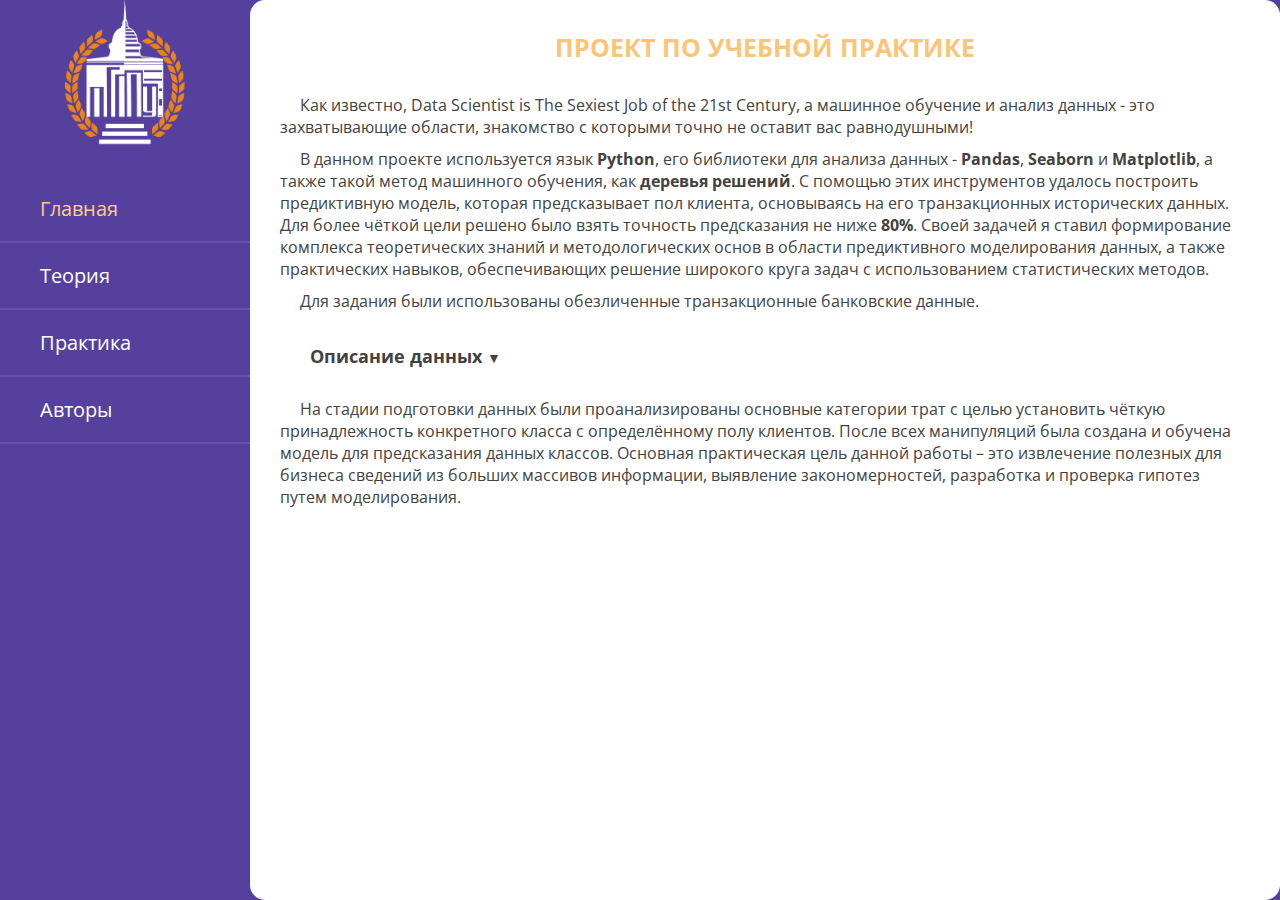
<file: web/index.htm>
﻿<!doctype html>
<html>
	<head>
	    <meta http-equiv="Content-type" content="text/html; charset=utf-8">
	    <meta http-equiv="X-UA-Compatible" content="IE=Edge">
	    <title>ПРОЕКТ ПО УЧЕБНОЙ ПРАКТИКЕ</title>
	    <link rel="stylesheet" href="css/styles.css" type="text/css">
	    <link rel="preconnect" href="https://fonts.gstatic.com">
		<link href="https://fonts.googleapis.com/css2?family=Open+Sans:ital,wght@0,300;0,400;0,700;1,300&display=swap" rel="stylesheet">
	</head>
    <body>
		<div class="sidebar">
		    <header><a href="https://pspu.ru"><img src="images/Group.png" alt="ПГГПУ" height="150px"></a></header>
		    <ul>
			    <li><a class="current" href="index.htm">Главная</a></li>
			    <li><a href="teor.htm">Теория</a></li>
			    <li><a href="prac.htm">Практика</a></li>
			    <li><a href="avt.htm">Авторы</a></li>
	    	</ul>
   		</div>
   		<div class="content">
   			<div class="head">ПРОЕКТ ПО УЧЕБНОЙ ПРАКТИКЕ</div>
   			<div class="text">
   				<p>Как известно, Data Scientist is The Sexiest Job of the 21st Century, а машинное обучение и анализ данных - это захватывающие области, знакомство с которыми точно не оставит вас равнодушными!</p>
   				<p>В данном проекте используется язык <b>Python</b>, его библиотеки для анализа данных - <b>Pandas</b>, <b>Seaborn</b> и <b>Matplotlib</b>, а также такой метод машинного обучения, как <b>деревья решений</b>. С помощью этих инструментов удалось построить предиктивную модель, которая предсказывает пол клиента, основываясь на его транзакционных исторических данных. Для более чёткой цели решено было взять точность предсказания не ниже <b>80%</b>. Своей задачей я ставил формирование комплекса теоретических знаний и методологических основ в области предиктивного моделирования данных, а также практических навыков, обеспечивающих решение широкого круга задач с использованием статистических методов.</p>
   				<p>Для задания были использованы обезличенные транзакционные банковские данные.</p>
   				<div class="markdown">
   					<span>
   						<details class="text-cell-section-header">
   							<summary class="open-text">Описание данных</summary>
   							<span class="table">Таблица <code class="table-name">transactions.csv</code>
   							</span>
   							<p class="desc">Описание</p>
   							<p class="desc-text">Таблица содержит историю транзакций клиентов банка за один год и три месяца.</p>
   							<p class="desc">Формат данных</p>
   							<div class="format">
   								<span>
   									<span class="mtk1">customer_id,tr_datetime,mcc_code,tr_type,amount,term_id
   									</span>
   								</span>
   								<br>
   								<span>
   									<span class="mtk1">111111,15&nbsp;01:40:52,1111,1000,-5224,111111111112,15&nbsp;15:18:32,3333,2000,-100,11122233
   									</span>
   								</span>
   								<br>
   								<span>
   									<span class="mtk1">...
   									</span>
   								</span>
   							</div>
   							<p class="desc">Описание полей</p>
   							<ul class="spisok">
   								<li><code class="format">customer_id</code> — идентификатор клиента;</li>
   								<li><code class="format">tr_datetime</code> — день и время совершения транзакции (дни нумеруются с начала данных);</li>
   								<li><code class="format">mcc_code</code> — mcc-код транзакции;</li>
   								<li><code class="format">tr_type</code> — тип транзакции;</li>
   								<li><code class="format">amount</code> — сумма транзакции в условных единицах со знаком; <code>+</code> — начисление средств клиенту (приходная транзакция), <code>-</code> — списание средств (расходная транзакция);</li>
   								<li><code class="format">term_id</code> — идентификатор терминала.</li>
   							</ul>
   							<span class="table">Таблица <code class="table-name">gender_train.csv</code>
   							</span>
   							<p class="desc">Описание</p>
   							<p class="desc-text">Данная таблица содержит информацию по полу для части клиентов, для которых он известен. Для остальных клиентов пол неизвестен.</p>
   							<p class="desc">Формат данных</p>
   							<div class="format">
   								<span>
   									<span class="mtk1">customer_id,gender
   									</span>
   								</span>
   								<br>
   								<span>
   									<span class="mtk1">111111,0
   									</span>
   								</span>
   								<br>
   								<span>
   									<span class="mtk1">111112,1
   									</span>
   								</span>
   								<br>
   								<span>
   									<span class="mtk1">...
   									</span>
   								</span>
   							</div>
   							<p class="desc">Описание полей</p>
   							<ul class="spisok">
   								<li><code class="format">customer_id</code> — идентификатор клиента;</li>
   								<li><code class="format">gender</code> — пол клиента.</li>
   							</ul>
   							<span class="table">Таблица <code class="table-name">tr_mcc_codes.csv</code>
   							</span>
   							<p class="desc">Описание</p>
   							<p class="desc-text">Данная таблица содержит описание mcc-кодов транзакций.</p>
   							<p class="desc">Формат данных</p>
   							<div class="format">
   								<span>
   									<span class="mtk1">mcc_code;mcc_description
   									</span>
   								</span>
   								<br>
   								<span>
   									<span class="mtk1">1000;словесное&nbsp;описание&nbsp;mcc-кода&nbsp;1000
   									</span>
   								</span>
   								<br>
   								<span>
   									<span class="mtk1">2000;словесное&nbsp;описание&nbsp;mcc-кода&nbsp;2000
   									</span>
   								</span>
   								<br>
   								<span>
   									<span class="mtk1">...
   									</span>
   								</span>
   							</div>
   							<p class="desc">Описание полей</p>
   							<ul class="spisok">
   								<li><code class="format">mcc_code</code> – mcc-код транзакции;</li>
   								<li><code class="format">mcc_description</code> — описание mcc-кода транзакции.</li>
   							</ul>
   							<span class="table">Таблица <code class="table-name">tr_types.csv</code>
   							</span>
   							<p class="desc">Описание</p>
   							<p class="desc-text">Данная таблица содержит описание типов транзакций.</p>
   							<p class="desc">Формат данных</p>
   							<div class="format">
   								<span>
   									<span class="mtk1">tr_type;tr_description
   									</span>
   								</span>
   								<br>
   								<span>
   									<span class="mtk1">1000;словесное&nbsp;описание&nbsp;типа&nbsp;транзакции&nbsp;1000
   									</span>
   								</span>
   								<br>
   								<span>
   									<span class="mtk1">2000;словесное&nbsp;описание&nbsp;типа&nbsp;транзакции&nbsp;2000
   									</span>
   								</span>
   								<br>
   								<span>
   									<span class="mtk1">...
   									</span>
   								</span>
   							</div>
   							<p class="desc">Описание полей</p>
   							<ul class="spisok">
   								<li><code class="format">tr_type</code> — тип транзакции;</li>
   								<li><code class="format">tr_description</code> — описание типа транзакции;</li>
   							</ul>
   						</details>
   					</span>
   				</div>
   				<p>На стадии подготовки данных были проанализированы основные категории трат с целью установить чёткую принадлежность конкретного класса с определённому полу клиентов. После всех манипуляций была создана и обучена модель для предсказания данных классов. Основная практическая цель данной работы – это извлечение полезных для бизнеса сведений из больших массивов информации, выявление закономерностей, разработка и проверка гипотез путем моделирования.</p>
   			</div>
  </body>
</html>
</file>
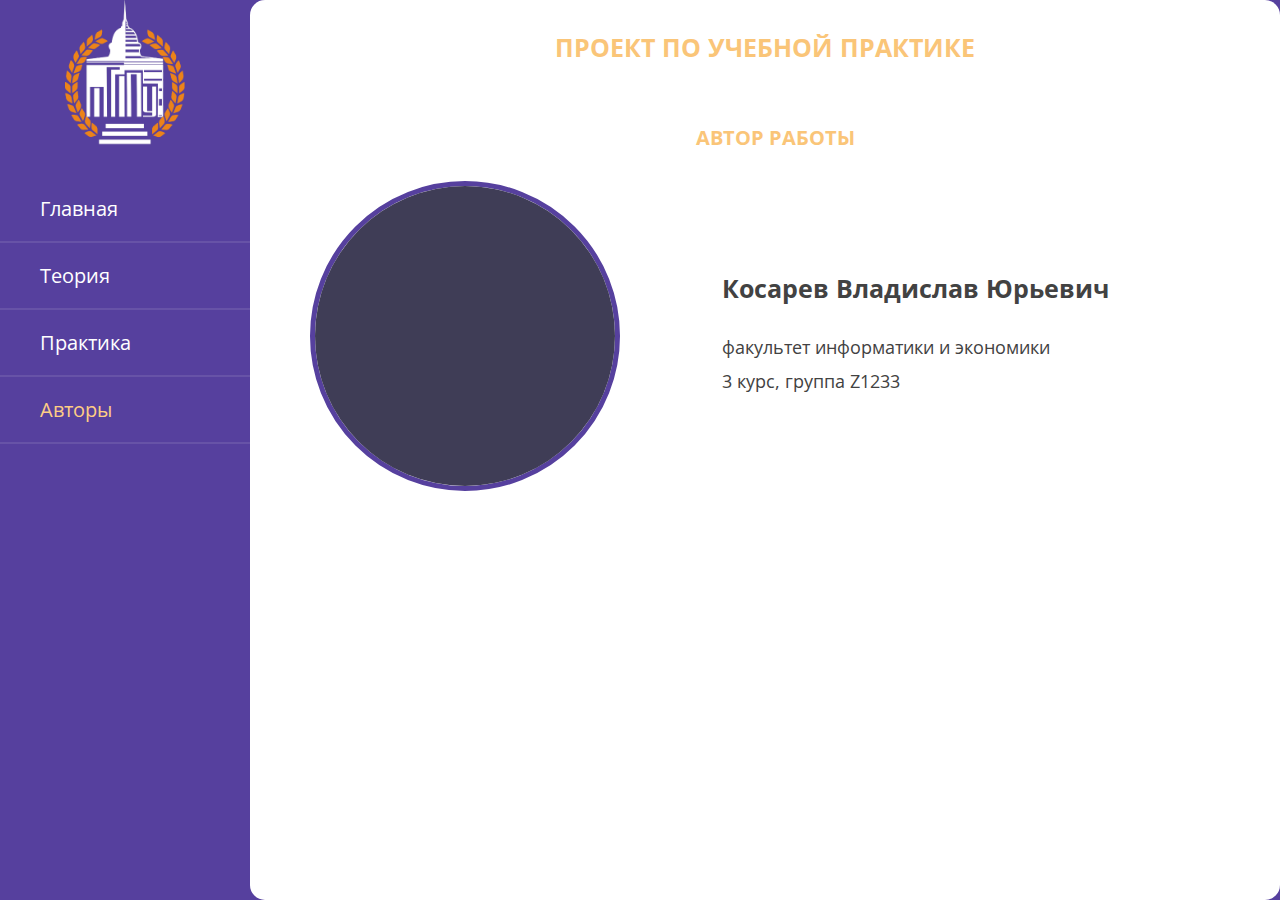
<file: web/avt.htm>
﻿<!doctype html>
<html>
  <head>
      <meta http-equiv="Content-type" content="text/html; charset=utf-8">
      <meta http-equiv="X-UA-Compatible" content="IE=Edge">
      <title>ПРОЕКТ ПО УЧЕБНОЙ ПРАКТИКЕ</title>
      <link rel="stylesheet" href="css/styles.css" type="text/css">
      <link rel="preconnect" href="https://fonts.gstatic.com">
      <link href="https://fonts.googleapis.com/css2?family=Open+Sans:ital,wght@0,300;0,400;0,700;1,300&display=swap" rel="stylesheet">
  </head>
    <body onload="go();">
    <div class="sidebar">
        <header><a href="https://pspu.ru"><img src="images/Group.png" alt="ПГГПУ" height="150px"></a></header>
        <ul>
          <li><a href="index.htm">Главная</a></li>
          <li><a href="teor.htm">Теория</a></li>
          <li><a href="prac.htm">Практика</a></li>
          <li><a class="current" href="avt.htm">Авторы</a></li>
        </ul>
      </div>
      <div class="content">
        <div class="head">ПРОЕКТ ПО УЧЕБНОЙ ПРАКТИКЕ</div>
        <div class="text">
          <div class="char">АВТОР РАБОТЫ</div>
          <div id="blob">
            <div id="image"></div>
          </div>
          <span class="name">
            <h1 class="ntitle">Косарев Владислав Юрьевич</h1>
            <p class="row1">факультет информатики и экономики
            </p>
            <p>3 курс, группа Z1233
            </p>
            </span>
          </span>
        </div>
      </div>
      <script>
        var rotation = 0;
        var btn = document.querySelector('#btn');

        function create() {
          rotation +=40;
          var b = document.querySelector('#blob');
          
          var r1 = random(24, 75);
          var r2 = random(24, 75);
          var r3 = random(24, 75);
          var r4 = random(24, 75);
          
          var r11 = remain(r1);
          var r22 = remain(r2);
          var r33 = remain(r3);
          var r44 = remain(r4);
          
          var coordinates = `${r1}% ${r11}% ${r22}% ${r2}% / ${r3}% ${r4}% ${r44}% ${r33}%`;
          b.style['border-radius'] = coordinates;
          
          b.style['transform'] = 'rotate(' + rotation + 'deg)';
          
          image.style.setProperty('--r', -rotation + 'deg');
          btn.innerText = coordinates;
        };

        function random(min, max) {
          return Math.floor(min + Math.random() * (max - min));
        }

        function remain(n) {
          return 100 - n;
        }
        
        function go() {
          nIntervId = setInterval(create, 2000);
        }
      </script>
  </body>
</html>
</file>
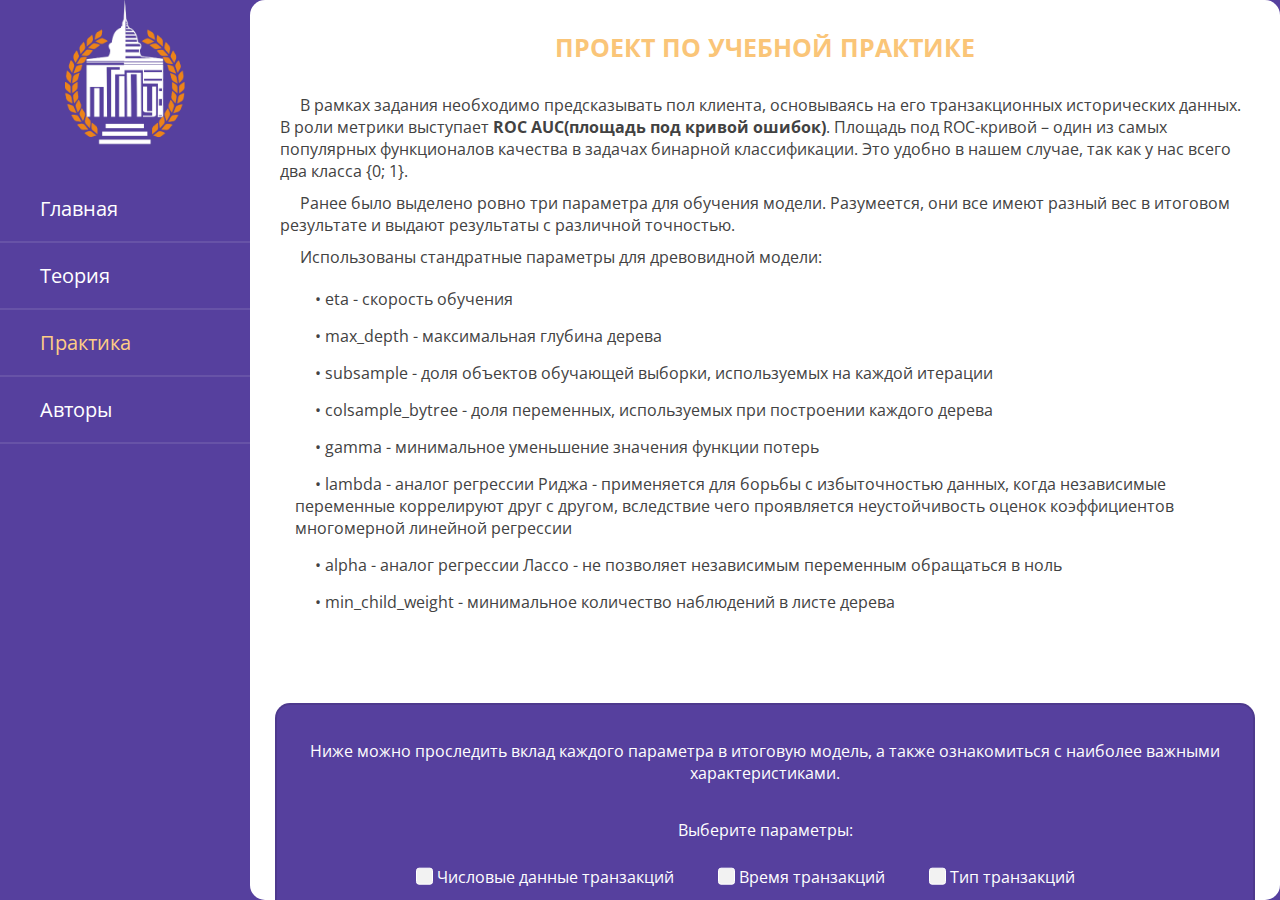
<file: web/prac.htm>
﻿<!doctype html>
<html>
  <head>
      <meta http-equiv="Content-type" content="text/html; charset=utf-8">
      <meta http-equiv="X-UA-Compatible" content="IE=Edge">
      <title>ПРОЕКТ ПО УЧЕБНОЙ ПРАКТИКЕ</title>
      <link rel="stylesheet" href="css/styles.css" type="text/css">
      <link rel="preconnect" href="https://fonts.gstatic.com">
      <link href="https://fonts.googleapis.com/css2?family=Open+Sans:ital,wght@0,300;0,400;0,700;1,300&display=swap" rel="stylesheet">
  </head>
    <body>
    <div class="sidebar">
        <header><a href="https://pspu.ru"><img src="images/Group.png" alt="ПГГПУ" height="150px"></a></header>
        <ul>
          <li><a href="index.htm">Главная</a></li>
          <li><a href="teor.htm">Теория</a></li>
          <li><a class="current" href="prac.htm">Практика</a></li>
          <li><a href="avt.htm">Авторы</a></li>
        </ul>
      </div>
      <div class="content">
        <div class="head">ПРОЕКТ ПО УЧЕБНОЙ ПРАКТИКЕ</div>
        <div class="text">
          <p>В рамках задания необходимо предсказывать пол клиента, основываясь на его транзакционных исторических данных. В роли метрики выступает <b>ROC AUC(площадь под кривой ошибок)</b>. Площадь под ROC-кривой – один из самых популярных функционалов качества в задачах бинарной классификации. Это удобно в нашем случае, так как у нас всего два класса {0; 1}.</p>
          <p>Ранее было выделено ровно три параметра для обучения модели. Разумеется, они все имеют разный вес в итоговом результате и выдают результаты с различной точностью.</p>
          <p>Использованы стандратные параметры для древовидной модели:</p>
          <ul class="circ">
            <li>• eta - скорость обучения</li>
            <li>• max_depth - максимальная глубина дерева</li>
            <li>• subsample - доля объектов обучающей выборки, используемых на каждой итерации</li>
            <li>• colsample_bytree - доля переменных, используемых при построении каждого дерева</li>
            <li>• gamma - минимальное уменьшение значения функции потерь</li>
            <li>• lambda - аналог регрессии Риджа - применяется для борьбы с избыточностью данных, когда независимые переменные коррелируют друг с другом, вследствие чего проявляется неустойчивость оценок коэффициентов многомерной линейной регрессии</li>
            <li>• alpha - аналог регрессии Лассо - не позволяет независимым переменным обращаться в ноль</li>
            <li>• min_child_weight - минимальное количество наблюдений в листе дерева</li>
          </ul>
        </div>
        <div class="chec">
            <p class="des">Ниже можно проследить вклад каждого параметра в итоговую модель, а также ознакомиться с наиболее важными характеристиками.</p>
            <p class="des">Выберите параметры:</p>
            <label class="ch1">
              <input type="checkbox" class="chb">
              <span class="fake"></span>
              <span class="ft">Числовые данные транзакций</span>
            </label>
            <label class="ch2">
              <input type="checkbox" class="chb">
              <span class="fake"></span>
              <span class="ft">Время транзакций</span>
            </label>
            <label class="ch3">
              <input type="checkbox" class="chb">
              <span class="fake"></span>
              <span class="ft">Тип транзакций</span>
            </label>
            <br>
            <button onclick="func();"/>Построить</button>
            <div id="pgh1"> 
              <p class="pgh1">ROC AUC: <b>62,6%</b></p>
              <img src="images/amount.png">
            </div>
            <div id="pgh2"> 
              <p class="pgh2">ROC AUC: <b>62,5%</b></p>
              <img src="images/hour.png">
            </div>
            <div id="pgh3"> 
              <p class="pgh2">ROC AUC: <b>86,6%</b></p>
              <img src="images/code.png" usemap="#cmap">
                <map name="cmap">
                  <area id="area1" shape="rect" coords="0,30,600,75" nohref title="Магазины косметики">
                  <area shape="rect" coords="0,85,600,130" nohref="" title="Станции техобслуживания">
                  <area shape="rect" coords="0,140,600,185" nohref="" title="Аптеки">
                  <area shape="rect" coords="0,195,600,240" nohref="" title="Автозапчасти и аксессуары">
                  <area shape="rect" coords="0,250,600,295" nohref="" title="Обувные магазины">
                  <area shape="rect" coords="0,305,600,350" nohref="" title="Продажа электронного оборудования">
                  <area shape="rect" coords="0,360,600,405" nohref="" title="Готовая женская одежда">
                  <area shape="rect" coords="0,415,600,460" nohref="" title="Звонки с использованием телефонов, считывающих магнитную ленту">
                  <area shape="rect" coords="0,470,600,515" nohref="" title="Лесо- и строительный материал">
                  <area shape="rect" coords="0,525,600,570" nohref="" title="Легковой и грузовой транспорт">
                </map>
            </div>
            <div id="pgh4"> 
              <p class="pgh2">ROC AUC: <b>68,2%</b></p>
              <img src="images/hour_amount.png">
            </div>
            <div id="pgh5"> 
              <p class="pgh2">ROC AUC: <b>87,0%</b></p>
              <img src="images/code_hour.png" usemap="#chmap">
                <map name="chmap">
                  <area id="area1" shape="rect" coords="0,30,600,75" nohref title="Магазины косметики">
                  <area shape="rect" coords="0,85,600,130" nohref="" title="Автозапчасти и аксессуары">
                  <area shape="rect" coords="0,140,600,185" nohref="" title="Продажа электронного оборудования">
                  <area shape="rect" coords="0,195,600,240" nohref="" title="Станции техобслуживания">
                  <area shape="rect" coords="0,250,600,295" nohref="" title="Аптеки">
                  <area shape="rect" coords="0,360,600,405" nohref="" title="Готовая женская одежда">
                  <area shape="rect" coords="0,360,600,405" nohref="" title="Обувные магазины">
                  <area shape="rect" coords="0,470,600,515" nohref="" title="Одежда для всей семьи">
                  <area shape="rect" coords="0,525,600,570" nohref="" title="Звонки с использованием телефонов, считывающих магнитную ленту">
                </map>
            </div>
            <div id="pgh6"> 
              <p class="pgh2">ROC AUC: <b>87,8%</b></p>
              <img src="images/code_amount_hour.png" usemap="#cahmap">
                <map name="cahmap">
                  <area id="area1" shape="rect" coords="0,30,600,75" nohref title="Магазины косметики">
                  <area shape="rect" coords="0,85,600,130" nohref="" title="Автозапчасти и аксессуары">
                  <area shape="rect" coords="0,140,600,185" nohref="" title="Станции техобслуживания">
                  <area shape="rect" coords="0,195,600,240" nohref="" title="Аптеки">
                  <area shape="rect" coords="0,250,600,295" nohref="" title="Обувные магазины">
                  <area shape="rect" coords="0,305,600,350" nohref="" title="Готовая женская одежда">
                  <area shape="rect" coords="0,360,600,405" nohref="" title="Продажа электронного оборудования">
                  <area shape="rect" coords="0,470,600,515" nohref="" title="Галереи/учреждения видеоигр">
                  <area shape="rect" coords="0,525,600,570" nohref="" title="Лесо- и строительный материал">
                </map>
            </div>
            <div id="pgh7"> 
              <p class="pgh2">ROC AUC: <b>87,4%</b></p>
              <img src="images/code_amount.png" usemap="#camap">
                <map name="camap">
                  <area id="area1" shape="rect" coords="0,30,600,75" nohref title="Магазины косметики">
                  <area shape="rect" coords="0,85,600,130" nohref="" title="Автозапчасти и аксессуары">
                  <area shape="rect" coords="0,140,600,185" nohref="" title="Звонки с использованием телефонов, считывающих магнитную ленту">
                  <area shape="rect" coords="0,195,600,240" nohref="" title="Готовая женская одежда">
                  <area shape="rect" coords="0,250,600,295" nohref="" title="Станции техобслуживания">
                  <area shape="rect" coords="0,305,600,350" nohref="" title="Аптеки">
                  <area shape="rect" coords="0,360,600,405" nohref="" title="Обувные магазины">
                  <area shape="rect" coords="0,415,600,460" nohref="" title="Продажа электронного оборудования">
                  <area shape="rect" coords="0,525,600,570" nohref="" title="Галереи/учреждения видеоигр">
                </map>
            </div>
        </div>
        <div class="text">
          <p class="last">В итоге мы получили рабочую модель, которая хорошо справляется с поставленной задачей, а именно - определяет верно пол клиента по историческим транзакционным данным с точностью свыше 80%. Данная модель может быть использована в любых других задачах бинарной классификации.</p>
        </div>
        <script>
             function func()
             {
                var chb = document.getElementsByClassName('chb');
                if(chb[0].checked && !chb[1].checked && !chb[2].checked)
                {
                  document.getElementById('pgh1').style.display = 'block';
                  document.getElementById('pgh2').style.display = 'none';
                  document.getElementById('pgh3').style.display = 'none';
                  document.getElementById('pgh4').style.display = 'none';
                  document.getElementById('pgh5').style.display = 'none';
                  document.getElementById('pgh6').style.display = 'none';
                  document.getElementById('pgh7').style.display = 'none';
                }
                if(!chb[0].checked && chb[1].checked && !chb[2].checked)
                {
                  document.getElementById('pgh1').style.display = 'none';
                  document.getElementById('pgh2').style.display = 'block';
                  document.getElementById('pgh3').style.display = 'none';
                  document.getElementById('pgh4').style.display = 'none';
                  document.getElementById('pgh5').style.display = 'none';
                  document.getElementById('pgh6').style.display = 'none';
                  document.getElementById('pgh7').style.display = 'none';
                }
                if(!chb[0].checked && !chb[1].checked && chb[2].checked)
                {
                  document.getElementById('pgh1').style.display = 'none';
                  document.getElementById('pgh2').style.display = 'none';
                  document.getElementById('pgh3').style.display = 'block';
                  document.getElementById('pgh4').style.display = 'none';
                  document.getElementById('pgh5').style.display = 'none';
                  document.getElementById('pgh6').style.display = 'none';
                  document.getElementById('pgh7').style.display = 'none';
                }
                if(chb[0].checked && chb[1].checked && !chb[2].checked)
                {
                  document.getElementById('pgh1').style.display = 'none';
                  document.getElementById('pgh2').style.display = 'none';
                  document.getElementById('pgh3').style.display = 'none';
                  document.getElementById('pgh4').style.display = 'block';
                  document.getElementById('pgh5').style.display = 'none';
                  document.getElementById('pgh6').style.display = 'none';
                  document.getElementById('pgh7').style.display = 'none';
                }
                if(!chb[0].checked && chb[1].checked && chb[2].checked)
                {
                  document.getElementById('pgh1').style.display = 'none';
                  document.getElementById('pgh2').style.display = 'none';
                  document.getElementById('pgh3').style.display = 'none';
                  document.getElementById('pgh4').style.display = 'none';
                  document.getElementById('pgh5').style.display = 'block';
                  document.getElementById('pgh6').style.display = 'none';
                  document.getElementById('pgh7').style.display = 'none';
                }
                if(chb[0].checked && chb[1].checked && chb[2].checked)
                {
                  document.getElementById('pgh1').style.display = 'none';
                  document.getElementById('pgh2').style.display = 'none';
                  document.getElementById('pgh3').style.display = 'none';
                  document.getElementById('pgh4').style.display = 'none';
                  document.getElementById('pgh5').style.display = 'none';
                  document.getElementById('pgh6').style.display = 'block';
                  document.getElementById('pgh7').style.display = 'none';
                }
                if(chb[0].checked && !chb[1].checked && chb[2].checked)
                {
                  document.getElementById('pgh1').style.display = 'none';
                  document.getElementById('pgh2').style.display = 'none';
                  document.getElementById('pgh3').style.display = 'none';
                  document.getElementById('pgh4').style.display = 'none';
                  document.getElementById('pgh5').style.display = 'none';
                  document.getElementById('pgh6').style.display = 'none';
                  document.getElementById('pgh7').style.display = 'block';
                }
              }
        </script>
      </div>
  </body>
</html>
</file>
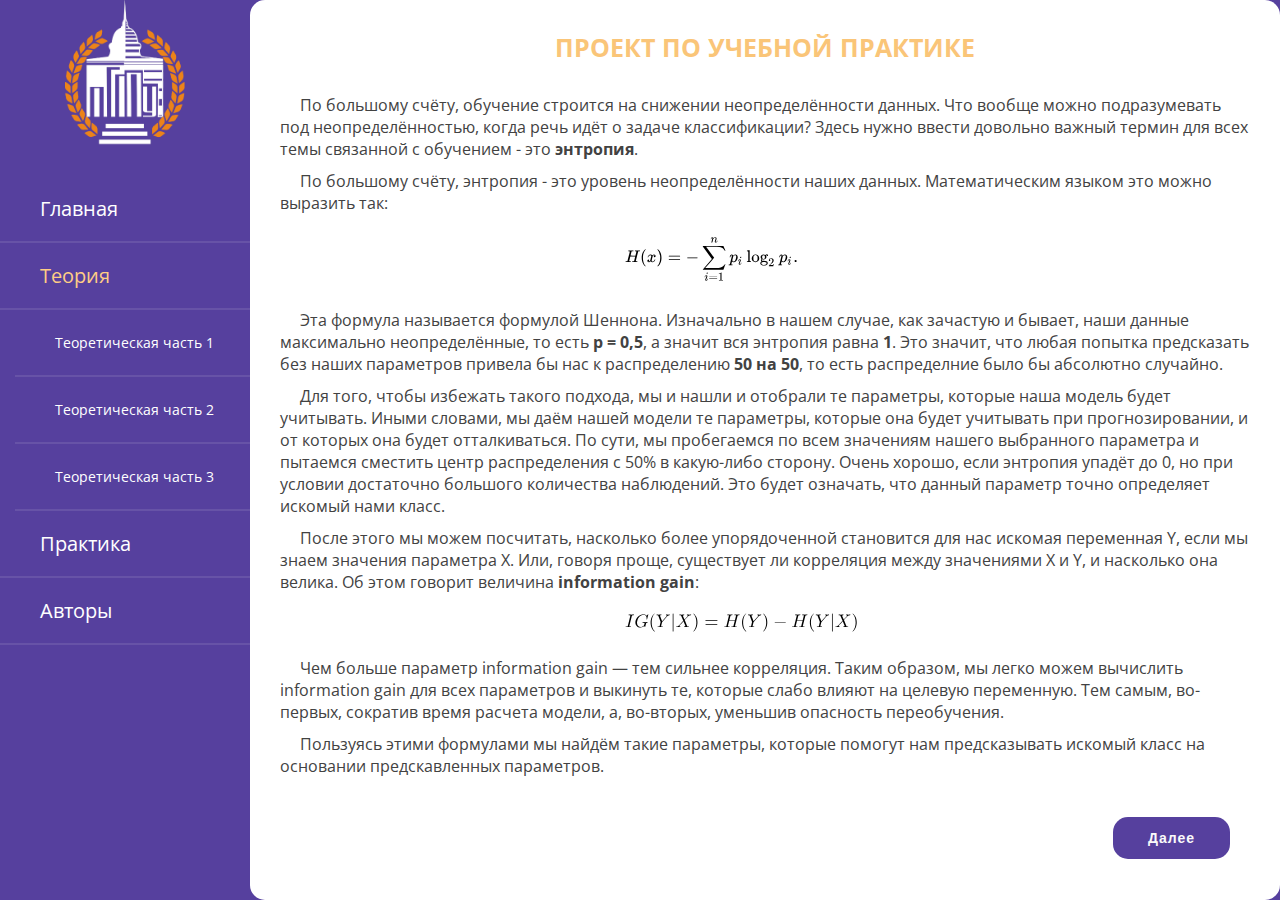
<file: web/teor.htm>
﻿<!doctype html>
<html>
  <head>
      <meta http-equiv="Content-type" content="text/html; charset=utf-8">
      <meta http-equiv="X-UA-Compatible" content="IE=Edge">
      <title>ПРОЕКТ ПО УЧЕБНОЙ ПРАКТИКЕ</title>
      <link rel="stylesheet" href="css/styles.css" type="text/css">
      <link rel="preconnect" href="https://fonts.gstatic.com">
      <link href="https://fonts.googleapis.com/css2?family=Open+Sans:ital,wght@0,300;0,400;0,700;1,300&display=swap" rel="stylesheet">
  </head>
    <body>
    <div class="sidebar">
        <header><a href="https://pspu.ru"><img src="images/Group.png" alt="ПГГПУ" height="150px"></a></header>
        <ul>
          <li><a href="index.htm">Главная</a></li>
          <li><a class="current" href="teor.htm">Теория</a></li>
          <ul>
            <li><a class="sub" href="teor1.htm">Теоретическая часть 1</a></li>
            <li><a class="sub" href="teor2.htm">Теоретическая часть 2</a></li>
            <li><a class="sub" href="teor3.htm">Теоретическая часть 3</a></li>
          </ul>
          <li><a href="prac.htm">Практика</a></li>
          <li><a href="avt.htm">Авторы</a></li>
        </ul>
      </div>
      <div class="content">
        <div class="head">ПРОЕКТ ПО УЧЕБНОЙ ПРАКТИКЕ</div>
        <div class="text">
          <p>По большому счёту, обучение строится на снижении неопределённости данных. Что вообще можно подразумевать под неопределённостью, когда речь идёт о задаче классификации? Здесь нужно ввести довольно важный термин для всех темы связанной с обучением - это <b>энтропия</b>.</p>
          <p>По большому счёту, энтропия - это уровень неопределённости наших данных. Математическим языком это можно выразить так:</p>
          <div class="formula">
          	<img src="images/formula.svg">
          </div>
          <p>Эта формула называется формулой Шеннона. Изначально в нашем случае, как зачастую и бывает, наши данные максимально неопределённые, то есть <b>p = 0,5</b>, а значит вся энтропия равна <b>1</b>. Это значит, что любая попытка предсказать без наших параметров привела бы нас к распределению <b>50 на 50</b>, то есть распределние было бы абсолютно случайно.</p>
          <p>Для того, чтобы избежать такого подхода, мы и нашли и отобрали те параметры, которые наша модель будет учитывать. Иными словами, мы даём нашей модели те параметры, которые она будет учитывать при прогнозировании, и от которых она будет отталкиваться. По сути, мы пробегаемся по всем значениям нашего выбранного параметра и пытаемся сместить центр распределения с 50% в какую-либо сторону. Очень хорошо, если энтропия упадёт до 0, но при условии достаточно большого количества наблюдений. Это будет означать, что данный параметр точно определяет искомый нами класс.</p>
          <p>После этого мы можем посчитать, насколько более упорядоченной становится для нас искомая переменная Y, если мы знаем значения параметра X. Или, говоря проще, существует ли корреляция между значениями X и Y, и насколько она велика. Об этом говорит величина <b>information gain</b>:</p>
          <div class="formula">
          	<img src="images/ig.svg">
          </div>
          <p>Чем больше параметр information gain — тем сильнее корреляция. Таким образом, мы легко можем вычислить information gain для всех параметров и выкинуть те, которые слабо влияют на целевую переменную. Тем самым, во-первых, сократив время расчета модели, а, во-вторых, уменьшив опасность переобучения.</p>
          <p>Пользуясь этими формулами мы найдём такие параметры, которые помогут нам предсказывать искомый класс на основании предскавленных параметров.</p>
        </div>
        <form action="teor1.htm" class="last">
          <button class="next">Далее</button>
        </form>
      </div>
  </body>
</html>
</file>
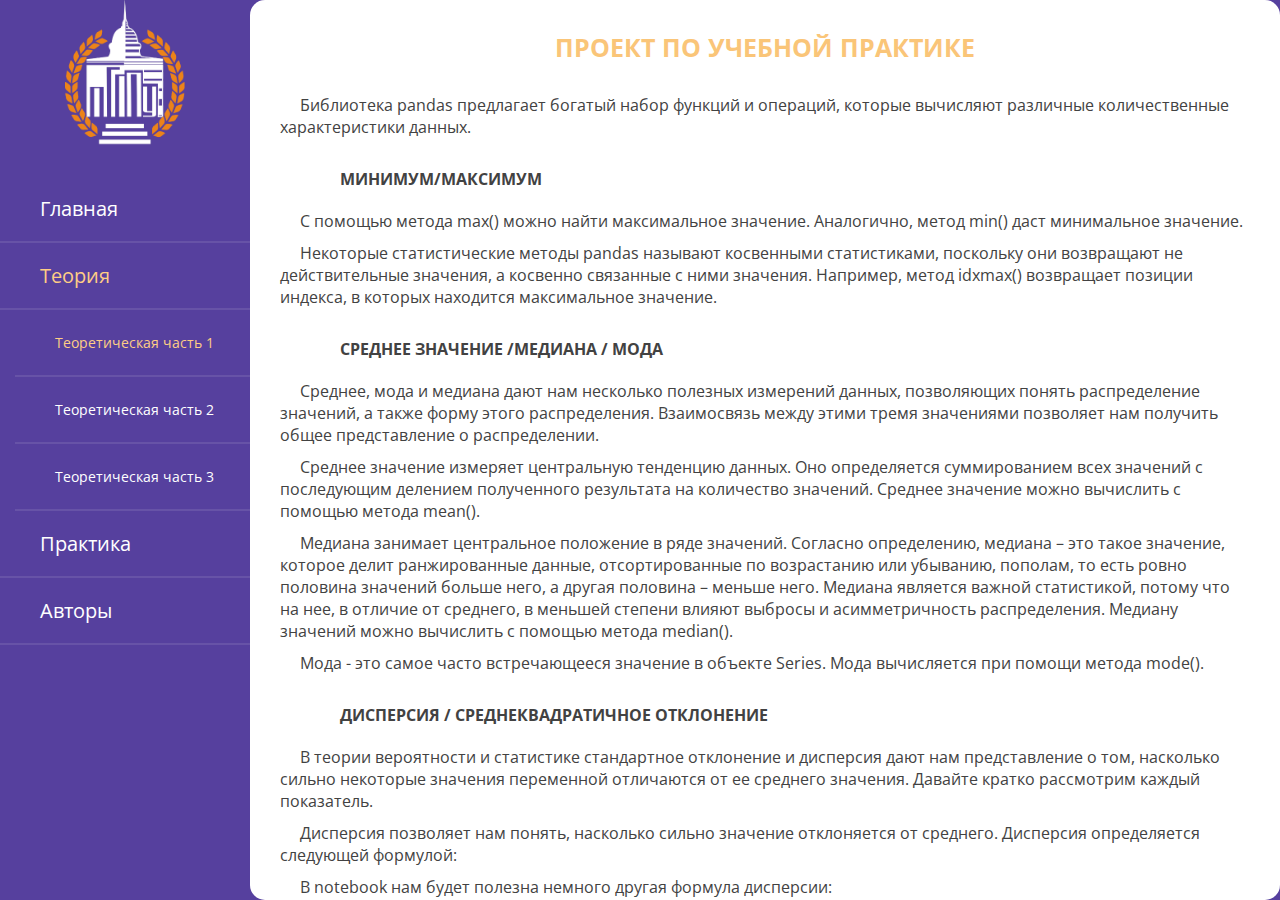
<file: web/teor1.htm>
﻿<!doctype html>
<html>
  <head>
      <meta http-equiv="Content-type" content="text/html; charset=utf-8">
      <meta http-equiv="X-UA-Compatible" content="IE=Edge">
      <title>ПРОЕКТ ПО УЧЕБНОЙ ПРАКТИКЕ</title>
      <link rel="stylesheet" href="css/styles.css" type="text/css">
      <link rel="preconnect" href="https://fonts.gstatic.com">
      <link href="https://fonts.googleapis.com/css2?family=Open+Sans:ital,wght@0,300;0,400;0,700;1,300&display=swap" rel="stylesheet">
  </head>
    <body>
    <div class="sidebar">
        <header><a href="https://pspu.ru"><img src="images/Group.png" alt="ПГГПУ" height="150px"></a></header>
        <ul>
          <li><a href="index.htm">Главная</a></li>
          <li><a class="current" href="teor.htm">Теория</a></li>
          <ul>
            <li><a class="current sub" href="teor1.htm">Теоретическая часть 1</a></li>
            <li><a class="sub" href="teor2.htm">Теоретическая часть 2</a></li>
            <li><a class="sub" href="teor3.htm">Теоретическая часть 3</a></li>
          </ul>
          <li><a href="prac.htm">Практика</a></li>
          <li><a href="avt.htm">Авторы</a></li>
        </ul>
      </div>
      <div class="content">
        <div class="head">ПРОЕКТ ПО УЧЕБНОЙ ПРАКТИКЕ</div>
        <div class="text">
          <p>Библиотека pandas предлагает богатый набор функций и операций, которые вычисляют различные количественные характеристики данных.</p>
          <div class="teor_title">МИНИМУМ/МАКСИМУМ</div>
          <p>С помощью метода max() можно найти максимальное значение. Аналогично, метод min() даст минимальное значение.</p>
          <p>Некоторые статистические методы pandas называют косвенными статистиками, поскольку они возвращают не действительные значения, а косвенно связанные с ними значения. Например, метод idxmax() возвращает позиции индекса, в которых находится максимальное значение.</p>
          <div class="teor_title">СРЕДНЕЕ ЗНАЧЕНИЕ /МЕДИАНА / МОДА</div>
          <p>Среднее, мода и медиана дают нам несколько полезных измерений данных, позволяющих понять распределение значений, а также форму этого распределения. Взаимосвязь между этими тремя значениями позволяет нам получить общее представление о распределении.</p>
          <p>Среднее значение измеряет центральную тенденцию данных. Оно определяется суммированием всех значений с последующим делением полученного результата на количество значений. Среднее значение можно вычислить с помощью метода mean().</p>
          <p>Медиана занимает центральное положение в ряде значений. Согласно определению, медиана – это такое значение, которое делит ранжированные данные, отсортированные по возрастанию или убыванию, пополам, то есть ровно половина значений больше него, а другая половина – меньше него. Медиана является важной статистикой, потому что на нее, в отличие от среднего, в меньшей степени влияют выбросы и асимметричность распределения. Медиану значений можно вычислить с помощью метода median().</p>
          <p>Мода - это самое часто встречающееся значение в объекте Series. Мода вычисляется при помощи метода mode().</p>
          <div class="teor_title">ДИСПЕРСИЯ / СРЕДНЕКВАДРАТИЧНОЕ ОТКЛОНЕНИЕ</div>
          <p>В теории вероятности и статистике стандартное отклонение и дисперсия дают нам представление о том, насколько сильно некоторые значения переменной отличаются от ее среднего значения. Давайте кратко рассмотрим каждый показатель.</p>
          <p>Дисперсия позволяет нам понять, насколько сильно значение отклоняется от среднего. Дисперсия определяется следующей формулой:</p>
          <p>В notebook нам будет полезна немного другая формула дисперсии:</p>
          <p>В библиотеке pandas дисперсия вычисляется с помощью метода var().</p>
          <p>Среднеквадратичное отклонение - это метрика, аналогичная дисперсии. Оно определяется путем взятия квадратного корня из дисперсии. Вспомним, что дисперсия отражает разницу между всеми значениями и средним значением. Поскольку используется возведение в квадрат, единица измерения дисперсии отличается от единицы измерений фактических значений. Используя квадратный корень из дисперсии, стандартное отклонение измеряется в тех же единицах, что и значение исходного набора данных. Стандартное отклонение вычисляется с помощью метода std().</p>
          <div class="teor_title">АНАЛИЗ</div>
          <p>Вышеперечисленные методы и функции были использованы для агрегирования данных в качестве первого параметра для обучения модели. Были отобраны такие показатели, как:</p>
          <ul class="circ">
            <li>• Максимум</li>
            <li>• Минимум</li>
            <li>• Среднее значение</li>
            <li>• Медиана</li>
            <li>• Среднеквадратичное отклонение</li>
            <li>• Количество</li>
          </ul>
        </div>
        <form action="teor2.htm" class="last">
          <button class="next">Далее</button>
        </form>
      </div>
  </body>
</html>
</file>
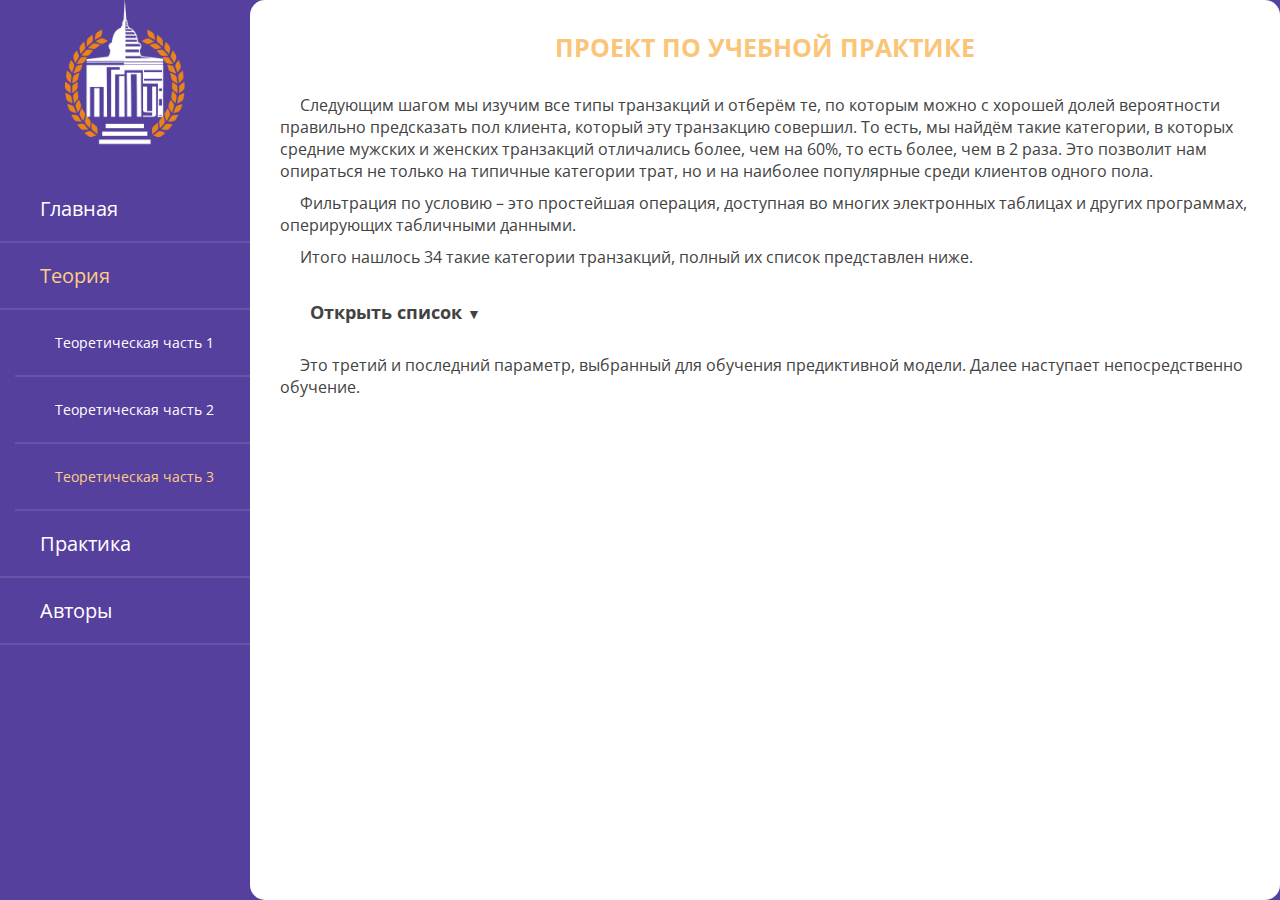
<file: web/teor3.htm>
﻿<!doctype html>
<html>
  <head>
      <meta http-equiv="Content-type" content="text/html; charset=utf-8">
      <meta http-equiv="X-UA-Compatible" content="IE=Edge">
      <title>ПРОЕКТ ПО УЧЕБНОЙ ПРАКТИКЕ</title>
      <link rel="stylesheet" href="css/styles.css" type="text/css">
      <link rel="preconnect" href="https://fonts.gstatic.com">
      <link href="https://fonts.googleapis.com/css2?family=Open+Sans:ital,wght@0,300;0,400;0,700;1,300&display=swap" rel="stylesheet">
  </head>
    <body>
    <div class="sidebar">
        <header><a href="https://pspu.ru"><img src="images/Group.png" alt="ПГГПУ" height="150px"></a></header>
        <ul>
          <li><a href="index.htm">Главная</a></li>
          <li><a class="current" href="teor.htm">Теория</a></li>
          <ul>
            <li><a class="sub" href="teor1.htm">Теоретическая часть 1</a></li>
            <li><a class="sub" href="teor2.htm">Теоретическая часть 2</a></li>
            <li><a class="current sub" href="teor3.htm">Теоретическая часть 3</a></li>
          </ul>
          <li><a href="prac.htm">Практика</a></li>
          <li><a href="avt.htm">Авторы</a></li>
        </ul>
      </div>
      <div class="content">
        <div class="head">ПРОЕКТ ПО УЧЕБНОЙ ПРАКТИКЕ</div>
        <div class="text">
          <p>Следующим шагом мы изучим все типы транзакций и отберём те, по которым можно с хорошей долей вероятности правильно предсказать пол клиента, который эту транзакцию совершил. То есть, мы найдём такие категории, в которых средние мужских и женских транзакций отличались более, чем на 60%, то есть более, чем в 2 раза. Это позволит нам опираться не только на типичные категории трат, но и на наиболее популярные среди клиентов одного пола. </p>
          <p>Фильтрация по условию – это простейшая операция, доступная во многих электронных таблицах и других программах, оперирующих табличными данными. </p>
          <p>Итого нашлось 34 такие категории транзакций, полный их список представлен ниже.</p>
          <div class="markdown">
            <span>
              <details class="text-cell-section-header">
                <summary class="open-text">Открыть список</summary>
                <ul class="circ">
                  <li>1. Автобусные линии - <b>92,4%</b></li>
                  <li>2. Агентства по автотранспортным перевозкам – <b>71,6%</b></li>
                  <li>3. Агентства по аренде автомобилей – <b>91,9%</b></li>
                  <li>4. Больницы – <b>90,9%</b></li>
                  <li>5. Генеральные подрядчики по вентиляции, теплоснабжению, и водопроводу – <b>97,6%</b></li>
                  <li>6. Драгоценные камни и металлы, часы и ювелирные изделия – <b>78,5%</b></li>
                  <li>7. Канцелярия, офисные сопутствующие товары, бумага для печатания и письма – <b>83,5%</b></li>
                  <li>8. Книги, периодические издания и газеты – <b>64,3%</b></li>
                  <li>9. Легковой и грузовой транспорт — продажа, сервис, ремонт, запчасти и лизинг – <b>79%</b></li>
                  <li>10. Магазины кожаных изделий, дорожных принадлежностей – <b>60,8%</b></li>
                  <li>11. Магазины фотооборудования и фотоприборов – <b>93,5%</b></li>
                  <li>12. Магазины хрусталя и изделий из стекла – <b>85,7%</b></li>
                  <li>13. Оборудование для выращивания растений, инвентарь для питомников и цветы – <b>82,1%</b></li>
                  <li>14. Образовательные услуги – <b>82,8%</b></li>
                  <li>15. Организации благотворительные и общественные службы – <b>98,4%</b></li>
                  <li>16. Организации, членства, нигде ранее не классифицируемые – <b>78,6%</b></li>
                  <li>17. Поставщики провизии – <b>90,7%</b></li>
                  <li>18. Правительственные услуги, нигде ранее не классифицируемые – <b>67%</b></li>
                  <li>19. Программирование, обработка данных, интегрированные системы, дизайн – <b>91%</b></li>
                  <li>20. Продажа молочных продуктов в розницу – <b>68,7%</b></li>
                  <li>21. Продажа музыкальных инструментов, фортепиано, нот – <b>77%</b></li>
                  <li>22. Промышленное оборудование — нигде более не классифицированное – <b>75,7%</b></li>
                  <li>23. Прямой маркетинг — другие торговые точки прямого маркетинга (нигде более не классифицированные) – <b>99,4</b></li>
                  <li>24. Прямой маркетинг — торговые точки подписки – <b>69,8%</b></li>
                  <li>25. Рекламные услуги – <b>68,2%</b></li>
                  <li>26. Розничная продажа стекла, красок и обоев – <b>89,8%</b></li>
                  <li>27. Салоты красоты и парикмахерские – <b>63,3%</b></li>
                  <li>28. Службы знакомств – <b>92,7%</b></li>
                  <li>29. Строительные материалы — нигде более не классифицированные – <b>98,9%</b></li>
                  <li>30. Табачные магазины – <b>73,6%</b></li>
                  <li>31. Транзакции по азартным играм – <b>93%</b></li>
                  <li>32. Фотостудии, фотолаборатории – <b>93%</b></li>
                  <li>33. Ценные бумаги: брокеры/дилеры – <b>90,7%</b></li>
                  <li>34. Школы — бизнес и секретарей – <b>91,6%</b></li>
                </ul>
              </details>
            </span>
          </div>
          <p>Это третий и последний параметр, выбранный для обучения предиктивной модели. Далее наступает непосредственно обучение.</p>
        </div>
      </div>
  </body>
</html>
</file>
<file: web/css/styles.css>
﻿*{
  padding: 0;
  margin: 0;
  list-style: none;
  text-decoration: none;
}

body {
  color: #424242;
  font: 16px Open Sans;
  background-color: #56409e;
  margin: 0;
  padding: 0;
}

.sidebar {
  position: fixed;
  width: 250px;
  background: #56409e;
  transition: all .5s ease;
}

.sidebar header {
  font-size: 22px;
  color: white;
  line-height: 70px;
  text-align: center;
  background: #56409e;
  user-select: none;
}

.sidebar ul a{
  display: block;
  width: 100%;
  line-height: 65px;
  font-size: 20px;
  color: white;
  padding-left: 40px;
  box-sizing: border-box;
  border-bottom: 2px solid rgba(255,255,255,.1);
  transition: .4s;
}

ul li:hover a{
  padding-left: 50px;
}

.sidebar .current {
  color: #fecd85;
}

.sidebar ul a i{
  margin-right: 16px;
}

.sidebar .sub {
  font-size: 14px;
  margin-left: 15px;
}

.content {
  background-color: #ffffff; 
  height: 100vh;
  border-radius: 15px;
  margin-left: 250px;
  overflow: hidden;
  overflow-y: scroll;
}

.content .head {
  font-size: 25px;
  text-align: center;
  padding-top: 30px;
  color: #fac578;
  font-weight: bold;
}

.content .text {
  padding: 30px;
  text-indent: 20px;
}

.content .text p {
  margin-bottom: 10px;
}

.markdown {
  text-indent: 0px;
  margin-left: 30px;
  margin-bottom: 20px;
}

.markdown span {
  margin-left: 10px;
  text-indent: 0px;
}

.open-text {
  font-size: 18px;
  font-weight: bold;
  margin-bottom: 10px;
  cursor: pointer;
}

.open-text::after {
  content: "▼";
  font-size: 14px;
  padding-left: 5px;
}

details[open] .open-text::after {
  transform: rotate(180deg);
}

.table {
  font-size: 20px;
  margin-bottom: 10px;
  margin-top: 10px;
}

.table-name {
  background-color: #f2f2f2;
  margin-top: 10px;
}

.desc {
  margin-top: 10px;
  font-weight: bold;
}

.desc-text {
  font-size: 14px;
}

.format {
  background-color: #f2f2f2;
  width: 100%;
  line-height: 25px;
}

.spisok {
  margin-bottom: 25px;
}

.teor_title {
  margin-top: 30px;
  margin-bottom: 20px;
  margin-left: 40px;
  font-weight: bold;
}

.circ {
  margin-left: 15px;
  margin-top: 20px;
  list-style: disc;
  margin-bottom: 60px;
}

.circ li {
  margin-bottom: 15px;
}

.content .graph {
  margin-left: auto;
  margin-right: auto;
  width: 40em;
  margin-top: 30px;
  margin-bottom: 30px;
}

.chb {
  display: none;
}

.fake {
  display: inline-block;
  height: 15px;
  width: 15px;
  border: 1px solid white;
  border-radius: 3px;
  background-color: #f2f2f2;
  position: relative;
  transform: translateY(10%);
}

.fake::before {
  content: "";
  display: block;
  height: 10px;
  width: 10px;
  position: absolute;
  top: 50%;
  left: 50%;
  transform: translate(-50%, -50%);
  background-color: #fac578;
  opacity: 0;
}

.chb:checked + .fake::before {
  opacity: 1;
}

.chec {
  text-align: center;
  margin-bottom: 30px;
  margin-left: 25px;
  margin-right: 25px;
  border: 2px solid rgba(0,0,0,.1);
  border-radius: 15px;
  background: #56409e;
  color: #fff;
}

.des {
  margin-top: 35px;
  margin-bottom: 25px;
}

.ch1, .ch2, .ch3 {
  margin-right: 40px;
}

#pgh1, #pgh2, #pgh3, #pgh4, #pgh5, #pgh6, #pgh7 {
  display: none;
  margin: auto;
  width: 100%;
  background-color: #fafafa;
  border-radius: 15px;
  padding-bottom: 30px;
}

.chec button {
  margin-top: 30px;
  margin-bottom: 20px;
  padding: 12px 40px 12px 40px;
  background-color: #fac578;
  border-style: none;
  border-radius: 10px;
  font-size: 16px;
  color: #f8f8f8;
  font-weight: bold;
}

.pgh1, .pgh2, .pgh3, .pgh4, .pgh5, .pgh6, .pgh7 {
  margin-bottom: 20px;
  padding-top: 25px;
  color: #3f3d56;
  font-size: 20px;
  text-align: center;
}

.last {
  margin-bottom: 60px;
}

.char {
  font-size: 20px;
  text-align: center;
  padding-top: 30px;
  color: #fac578;
  font-weight: bold;
}

#blob {
  margin: 30px;
  display: inline-block;
  width: 40%;
  position: relative;
  width: 300px;
  height: 300px;
  border-radius: 50%;
  overflow: hidden;
  border: 5px solid #56409e;
}

#blob, #image {
  transition-property: border-radius, transform;
  transition-duration: 3s, 3s;
}

#image {
  position: absolute;
  left: 50%;
  top: 50%;
  width: 400px;
  height: 400px;
  transform: translate(-50%, -50%) rotate(var(--r, 0deg));
  background-color: #3f3d56;
  background-image: url('https://sun9-1.userapi.com/impf/c841627/v841627482/56131/159CjkKgNZ4.jpg?size=1553x1941&quality=96&sign=a627061100cda0b34ef9ae915e304ecb&type=album');
  background-position: center;
  background-size: 340px auto;
}

.name {
  display: inline-block;
  margin-top: 120px;
  margin-right: 100px;
  float: right;
  font-size: 18px;
}

.row1 {
  box-sizing: border-box;
  margin-top: 30px;
  margin-right: 100px;
  float: right;
}

.ntitle {
  font-size: 25px;
  font-weight: bold;
  position: relative;
}

.formula {
  margin-left: auto;
  margin-right: auto;
  width: 20em;
  margin-top: 20px;
  margin-bottom: 20px;
}

.next {
  padding: 13px 35px 13px 35px;
  background-color: #56409e;
  border-radius: 15px;
  font-size: 14px;
  font-weight: bold;
  letter-spacing: 1px;
  float: right;
  margin-right: 50px;
  margin-bottom: 50px;
  cursor: pointer;
  color: #fafafa;
  border: none;
}
</file>
